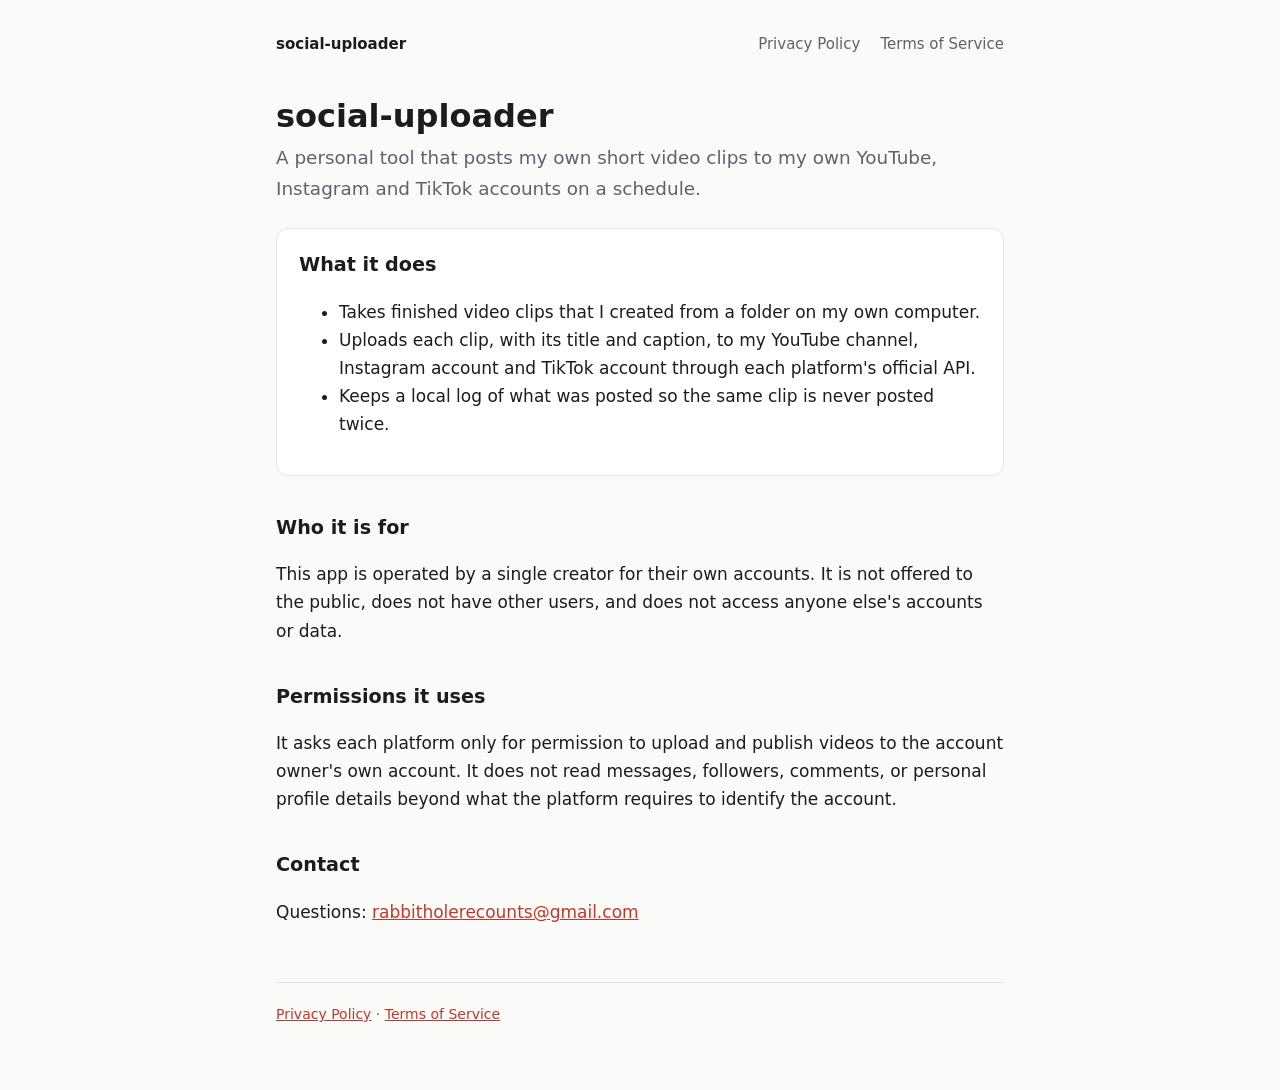
<file: index.html>
<!doctype html>
<html lang="en">
<head>
  <meta charset="utf-8">
  <meta name="viewport" content="width=device-width, initial-scale=1">
  <title>social-uploader</title>
  <meta name="description" content="A personal tool that publishes the owner's own video clips to their own YouTube, Instagram and TikTok accounts.">
  <link rel="stylesheet" href="style.css">
</head>
<body>
<div class="wrap">
  <nav>
    <a class="brand" href="./" aria-current="page">social-uploader</a>
    <a href="privacy.html">Privacy Policy</a>
    <a href="terms.html">Terms of Service</a>
  </nav>

  <h1>social-uploader</h1>
  <p class="lead">A personal tool that posts my own short video clips to my own YouTube, Instagram and TikTok accounts on a schedule.</p>

  <div class="card">
    <h2 style="margin-top:0">What it does</h2>
    <ul>
      <li>Takes finished video clips that I created from a folder on my own computer.</li>
      <li>Uploads each clip, with its title and caption, to my YouTube channel, Instagram account and TikTok account through each platform's official API.</li>
      <li>Keeps a local log of what was posted so the same clip is never posted twice.</li>
    </ul>
  </div>

  <h2>Who it is for</h2>
  <p>This app is operated by a single creator for their own accounts. It is not offered to the public, does not have other users, and does not access anyone else's accounts or data.</p>

  <h2>Permissions it uses</h2>
  <p>It asks each platform only for permission to upload and publish videos to the account owner's own account. It does not read messages, followers, comments, or personal profile details beyond what the platform requires to identify the account.</p>

  <h2>Contact</h2>
  <p>Questions: <a href="mailto:rabbitholerecounts@gmail.com">rabbitholerecounts@gmail.com</a></p>

  <footer>
    <a href="privacy.html">Privacy Policy</a> · <a href="terms.html">Terms of Service</a>
  </footer>
</div>
</body>
</html>
</file>
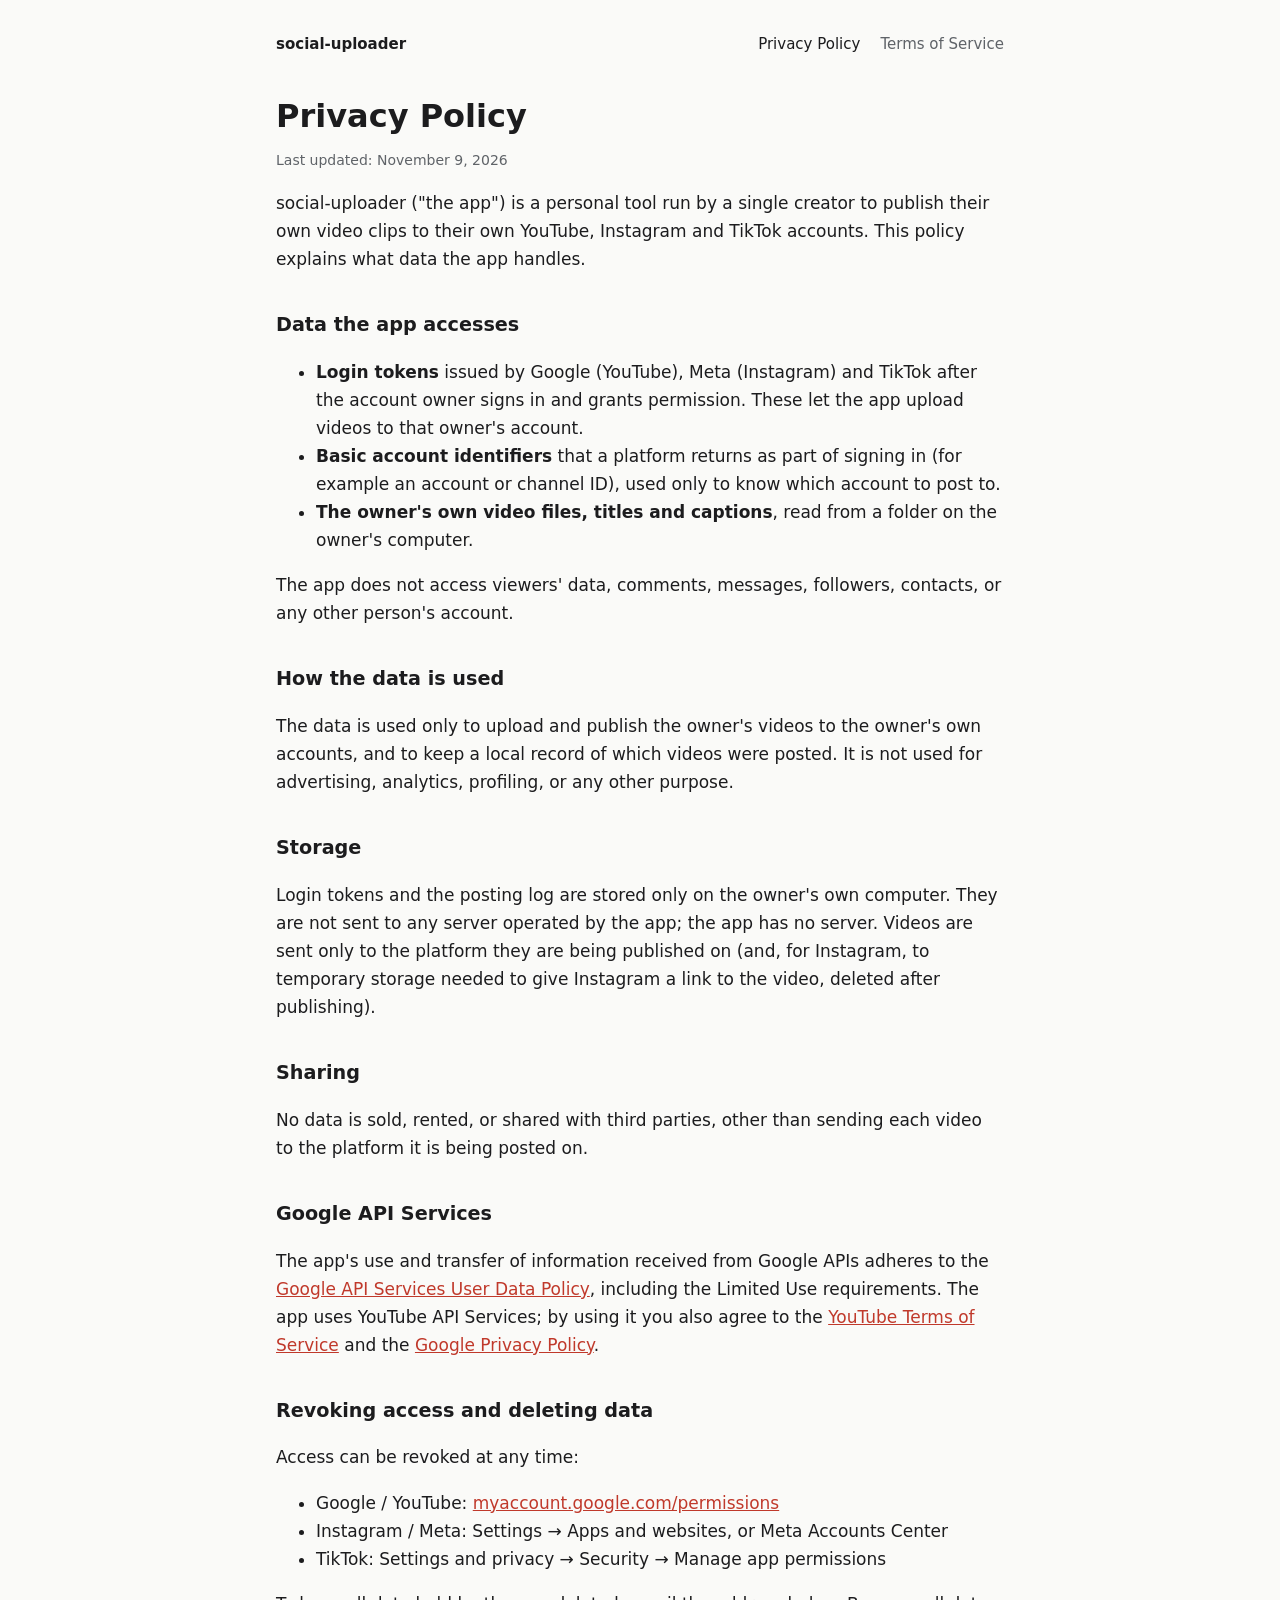
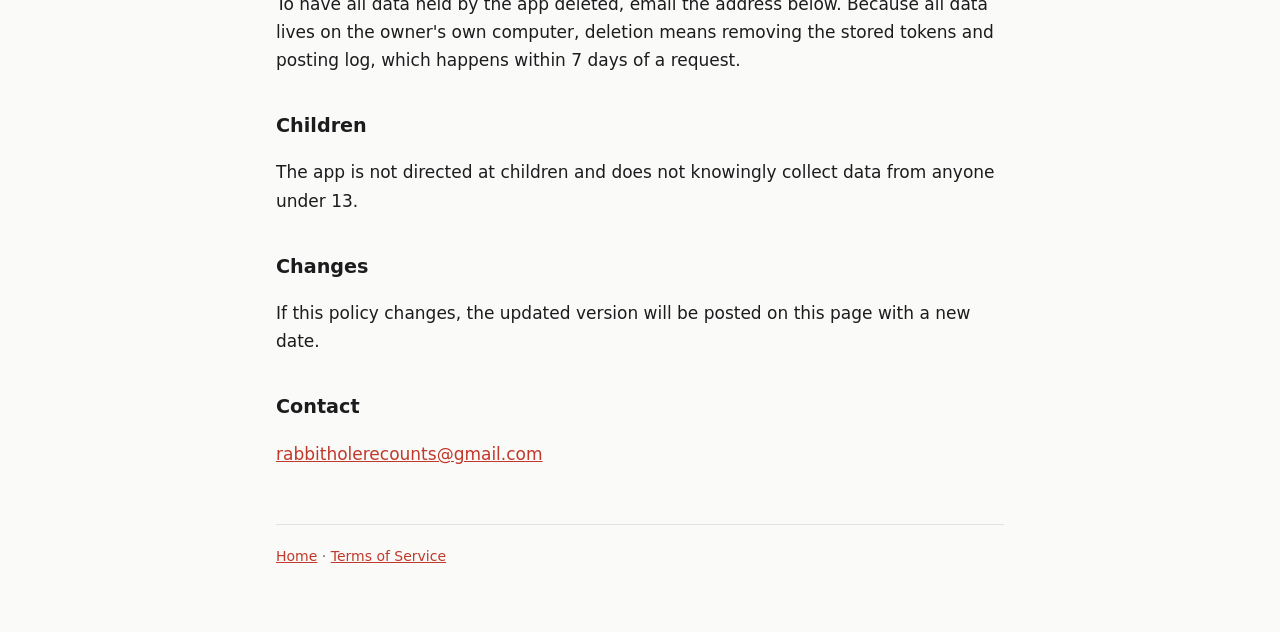
<file: privacy.html>
<!doctype html>
<html lang="en">
<head>
  <meta charset="utf-8">
  <meta name="viewport" content="width=device-width, initial-scale=1">
  <title>Privacy Policy</title>
  <meta name="description" content="Privacy Policy for social-uploader.">
  <link rel="stylesheet" href="style.css">
</head>
<body>
<div class="wrap">
  <nav>
    <a class="brand" href="./">social-uploader</a>
    <a href="privacy.html" aria-current="page">Privacy Policy</a>
    <a href="terms.html">Terms of Service</a>
  </nav>

  <h1>Privacy Policy</h1>
  <p class="updated">Last updated: November 9, 2026</p>

  <p>social-uploader ("the app") is a personal tool run by a single creator to publish their own video clips to their own YouTube, Instagram and TikTok accounts. This policy explains what data the app handles.</p>

  <h2>Data the app accesses</h2>
  <ul>
    <li><strong>Login tokens</strong> issued by Google (YouTube), Meta (Instagram) and TikTok after the account owner signs in and grants permission. These let the app upload videos to that owner's account.</li>
    <li><strong>Basic account identifiers</strong> that a platform returns as part of signing in (for example an account or channel ID), used only to know which account to post to.</li>
    <li><strong>The owner's own video files, titles and captions</strong>, read from a folder on the owner's computer.</li>
  </ul>
  <p>The app does not access viewers' data, comments, messages, followers, contacts, or any other person's account.</p>

  <h2>How the data is used</h2>
  <p>The data is used only to upload and publish the owner's videos to the owner's own accounts, and to keep a local record of which videos were posted. It is not used for advertising, analytics, profiling, or any other purpose.</p>

  <h2>Storage</h2>
  <p>Login tokens and the posting log are stored only on the owner's own computer. They are not sent to any server operated by the app; the app has no server. Videos are sent only to the platform they are being published on (and, for Instagram, to temporary storage needed to give Instagram a link to the video, deleted after publishing).</p>

  <h2>Sharing</h2>
  <p>No data is sold, rented, or shared with third parties, other than sending each video to the platform it is being posted on.</p>

  <h2>Google API Services</h2>
  <p>The app's use and transfer of information received from Google APIs adheres to the <a href="https://developers.google.com/terms/api-services-user-data-policy">Google API Services User Data Policy</a>, including the Limited Use requirements. The app uses YouTube API Services; by using it you also agree to the <a href="https://www.youtube.com/t/terms">YouTube Terms of Service</a> and the <a href="https://policies.google.com/privacy">Google Privacy Policy</a>.</p>

  <h2 id="data-deletion">Revoking access and deleting data</h2>
  <p>Access can be revoked at any time:</p>
  <ul>
    <li>Google / YouTube: <a href="https://myaccount.google.com/permissions">myaccount.google.com/permissions</a></li>
    <li>Instagram / Meta: Settings → Apps and websites, or Meta Accounts Center</li>
    <li>TikTok: Settings and privacy → Security → Manage app permissions</li>
  </ul>
  <p>To have all data held by the app deleted, email the address below. Because all data lives on the owner's own computer, deletion means removing the stored tokens and posting log, which happens within 7 days of a request.</p>

  <h2>Children</h2>
  <p>The app is not directed at children and does not knowingly collect data from anyone under 13.</p>

  <h2>Changes</h2>
  <p>If this policy changes, the updated version will be posted on this page with a new date.</p>

  <h2>Contact</h2>
  <p><a href="mailto:rabbitholerecounts@gmail.com">rabbitholerecounts@gmail.com</a></p>

  <footer>
    <a href="./">Home</a> · <a href="terms.html">Terms of Service</a>
  </footer>
</div>
</body>
</html>
</file>
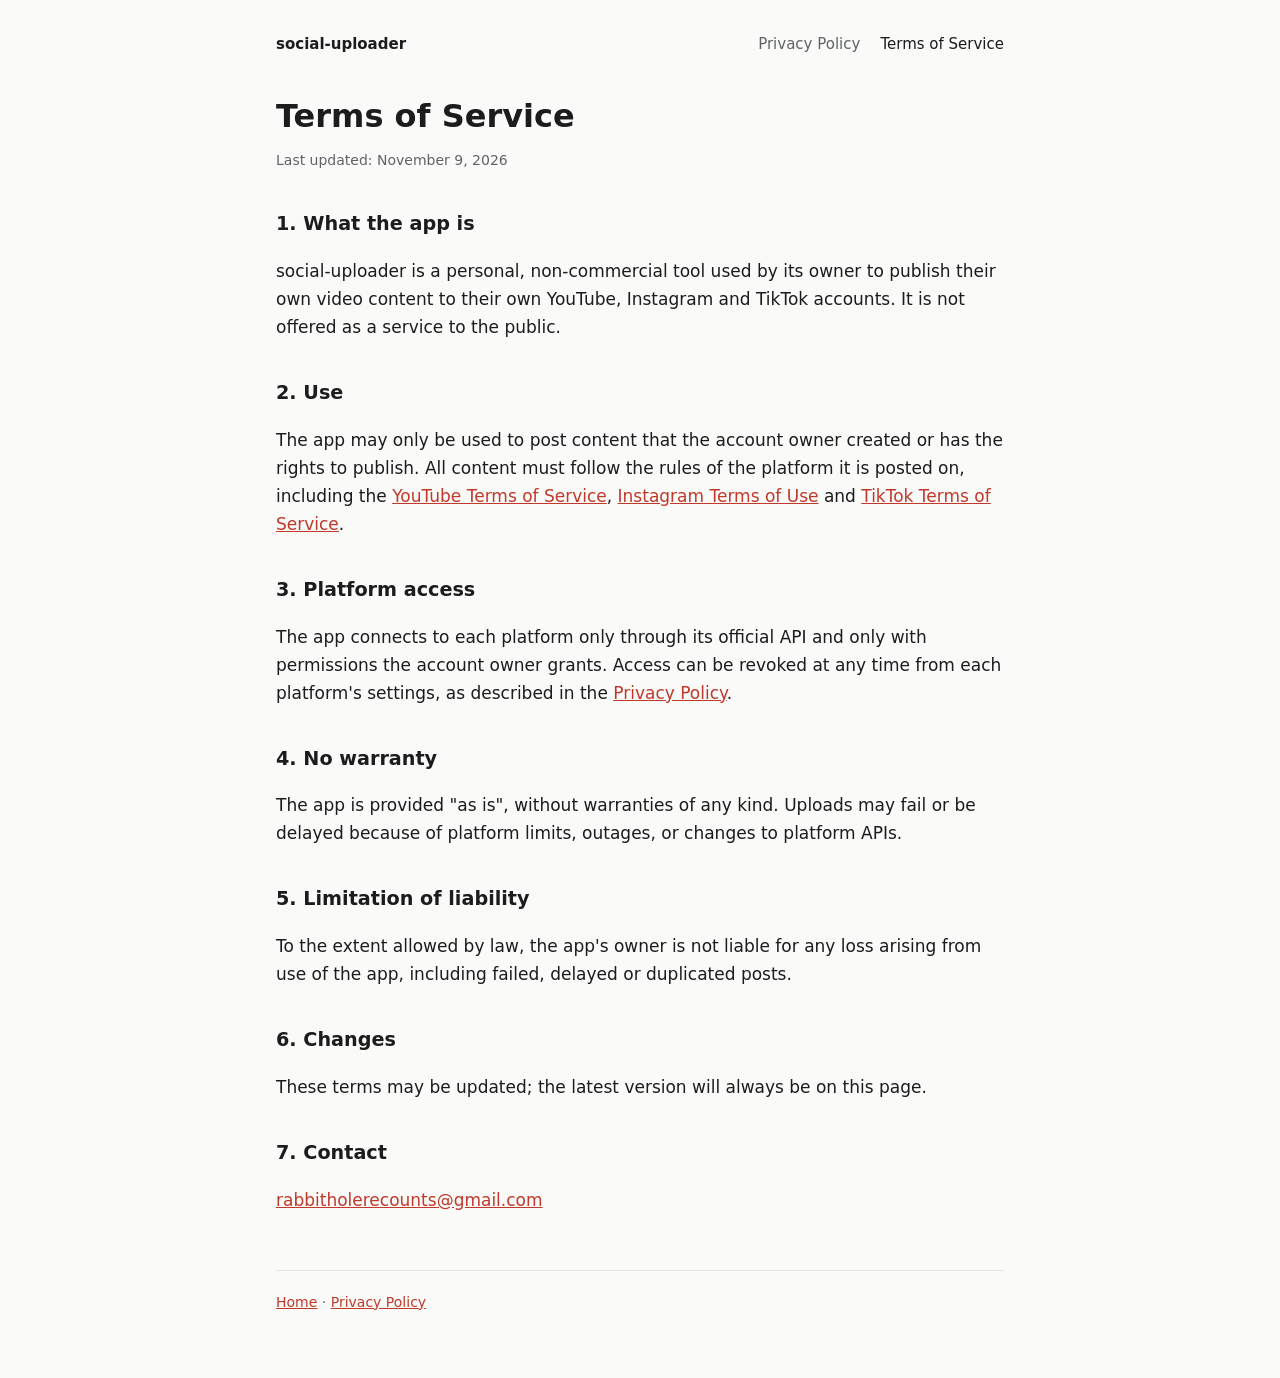
<file: terms.html>
<!doctype html>
<html lang="en">
<head>
  <meta charset="utf-8">
  <meta name="viewport" content="width=device-width, initial-scale=1">
  <title>Terms of Service</title>
  <meta name="description" content="Terms of Service for social-uploader.">
  <link rel="stylesheet" href="style.css">
</head>
<body>
<div class="wrap">
  <nav>
    <a class="brand" href="./">social-uploader</a>
    <a href="privacy.html">Privacy Policy</a>
    <a href="terms.html" aria-current="page">Terms of Service</a>
  </nav>

  <h1>Terms of Service</h1>
  <p class="updated">Last updated: November 9, 2026</p>

  <h2>1. What the app is</h2>
  <p>social-uploader is a personal, non-commercial tool used by its owner to publish their own video content to their own YouTube, Instagram and TikTok accounts. It is not offered as a service to the public.</p>

  <h2>2. Use</h2>
  <p>The app may only be used to post content that the account owner created or has the rights to publish. All content must follow the rules of the platform it is posted on, including the <a href="https://www.youtube.com/t/terms">YouTube Terms of Service</a>, <a href="https://help.instagram.com/581066165581870">Instagram Terms of Use</a> and <a href="https://www.tiktok.com/legal/page/us/terms-of-service/en">TikTok Terms of Service</a>.</p>

  <h2>3. Platform access</h2>
  <p>The app connects to each platform only through its official API and only with permissions the account owner grants. Access can be revoked at any time from each platform's settings, as described in the <a href="privacy.html#data-deletion">Privacy Policy</a>.</p>

  <h2>4. No warranty</h2>
  <p>The app is provided "as is", without warranties of any kind. Uploads may fail or be delayed because of platform limits, outages, or changes to platform APIs.</p>

  <h2>5. Limitation of liability</h2>
  <p>To the extent allowed by law, the app's owner is not liable for any loss arising from use of the app, including failed, delayed or duplicated posts.</p>

  <h2>6. Changes</h2>
  <p>These terms may be updated; the latest version will always be on this page.</p>

  <h2>7. Contact</h2>
  <p><a href="mailto:rabbitholerecounts@gmail.com">rabbitholerecounts@gmail.com</a></p>

  <footer>
    <a href="./">Home</a> · <a href="privacy.html">Privacy Policy</a>
  </footer>
</div>
</body>
</html>
</file>
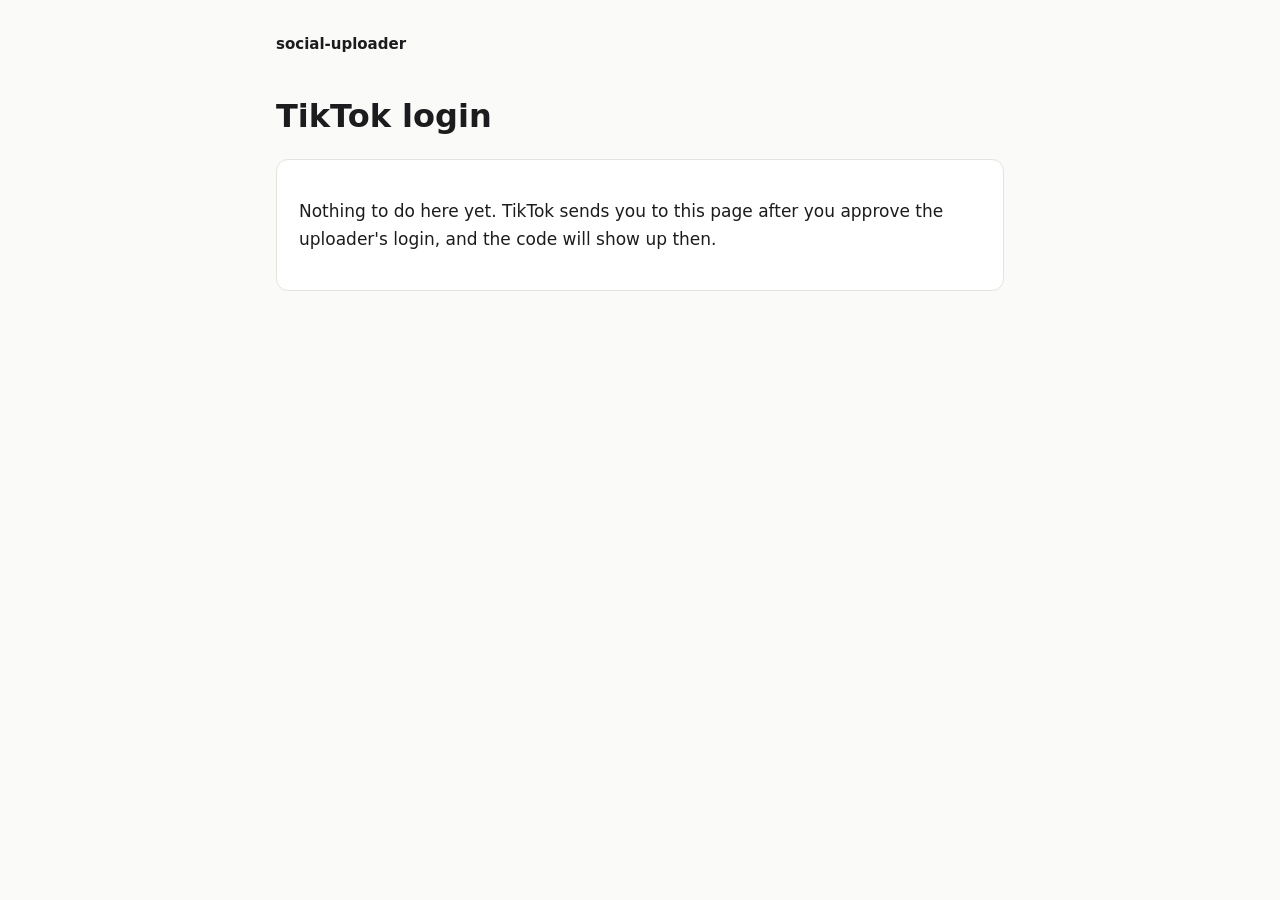
<file: tiktok-callback.html>
<!doctype html>
<html lang="en">
<head>
  <meta charset="utf-8">
  <meta name="viewport" content="width=device-width, initial-scale=1">
  <meta name="robots" content="noindex">
  <title>TikTok Login</title>
  <link rel="stylesheet" href="style.css">
  <style>
    code#code { display:block; word-break:break-all; font-size:15px; padding:14px;
      background:var(--bg); border:1px solid var(--border); border-radius:8px; margin:12px 0; }
    button { font:inherit; padding:10px 18px; border-radius:8px; border:1px solid var(--accent);
      background:var(--accent); color:#fff; cursor:pointer; }
  </style>
</head>
<body>
<div class="wrap">
  <nav><a class="brand" href="./">social-uploader</a></nav>
  <h1>TikTok login</h1>
  <div class="card" id="ok" hidden>
    <p>Login approved. Copy this code and paste it into the uploader's terminal window:</p>
    <code id="code"></code>
    <button id="copy" type="button">Copy code</button>
    <p class="updated">The code works once and expires in a few minutes. Nothing is stored on this page.</p>
  </div>
  <div class="card" id="err" hidden>
    <p>TikTok didn't return a code.</p>
    <p class="updated" id="errmsg"></p>
  </div>
</div>
<script>
  const q = new URLSearchParams(location.search);
  const code = q.get("code");
  if (code) {
    document.getElementById("ok").hidden = false;
    document.getElementById("code").textContent = code;
    document.getElementById("copy").onclick = async () => {
      try { await navigator.clipboard.writeText(code); document.getElementById("copy").textContent = "Copied"; }
      catch (e) { document.getElementById("copy").textContent = "Select and copy it manually"; }
    };
  } else if (!q.get("error")) {
    document.getElementById("err").hidden = false;
    document.querySelector("#err p").textContent =
      "Nothing to do here yet. TikTok sends you to this page after you approve the uploader's login, and the code will show up then.";
  } else {
    document.getElementById("err").hidden = false;
    document.getElementById("errmsg").textContent =
      (q.get("error") || "") + " " + (q.get("error_description") || "");
  }
</script>
</body>
</html>
</file>
<file: style.css>
:root {
  --bg: #fafaf8;
  --text: #1c1c1e;
  --muted: #5f6368;
  --accent: #c0392b;
  --card: #ffffff;
  --border: #e3e3e0;
}
@media (prefers-color-scheme: dark) {
  :root {
    --bg: #141416;
    --text: #ececec;
    --muted: #a0a0a6;
    --accent: #ff6b5a;
    --card: #1d1d20;
    --border: #2c2c30;
  }
}
* { box-sizing: border-box; }
body {
  margin: 0;
  background: var(--bg);
  color: var(--text);
  font: 17px/1.65 system-ui, -apple-system, "Segoe UI", Roboto, sans-serif;
}
.wrap { max-width: 760px; margin: 0 auto; padding: 32px 16px 64px; }
nav { display: flex; gap: 20px; flex-wrap: wrap; margin-bottom: 40px; font-size: 15px; }
nav a { color: var(--muted); text-decoration: none; }
nav a:hover, nav a[aria-current] { color: var(--text); }
nav .brand { color: var(--text); font-weight: 700; margin-right: auto; }
h1 { font-size: 2rem; line-height: 1.2; margin: 0 0 8px; }
h2 { font-size: 1.2rem; margin: 36px 0 8px; }
p, li { color: var(--text); }
.lead { font-size: 1.15rem; color: var(--muted); margin-top: 0; }
.updated { color: var(--muted); font-size: 14px; }
a { color: var(--accent); }
.card {
  background: var(--card);
  border: 1px solid var(--border);
  border-radius: 12px;
  padding: 20px 22px;
  margin: 24px 0;
}
footer { margin-top: 56px; padding-top: 20px; border-top: 1px solid var(--border);
  color: var(--muted); font-size: 14px; }
</file>
